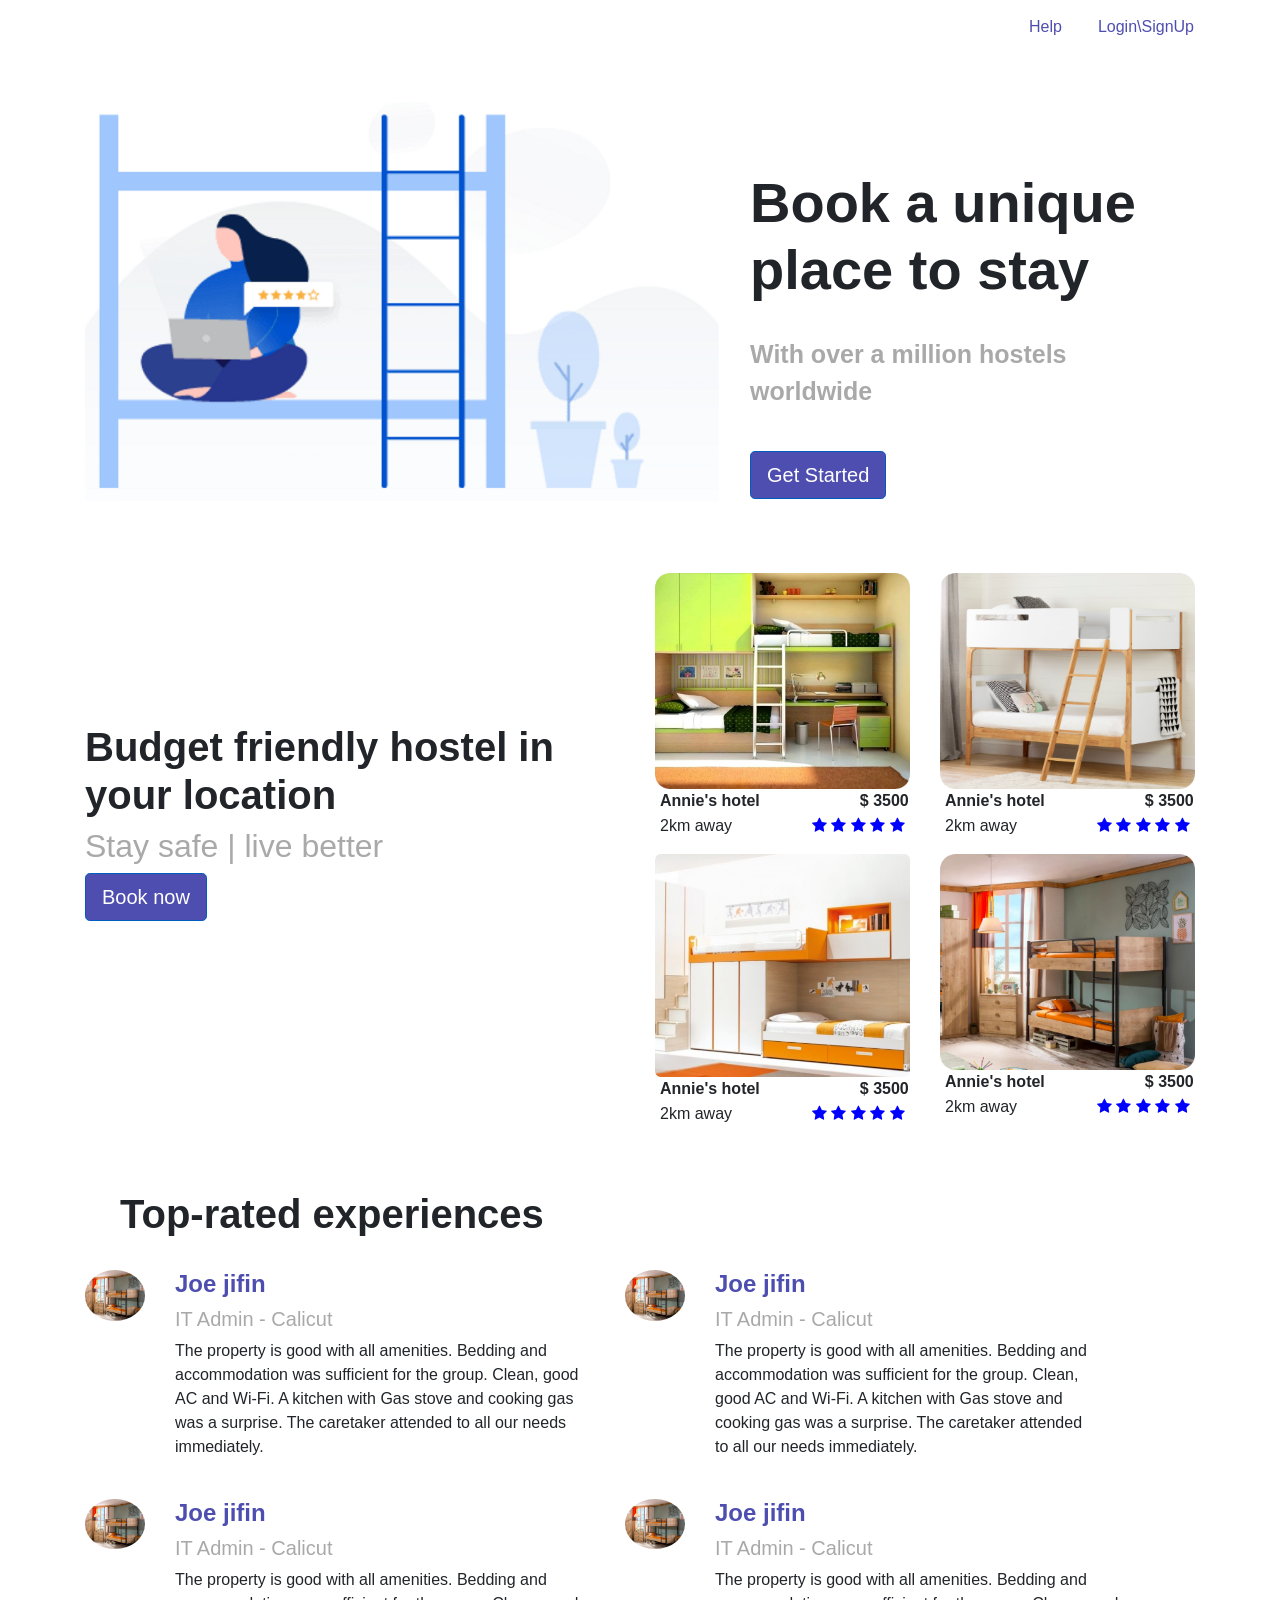
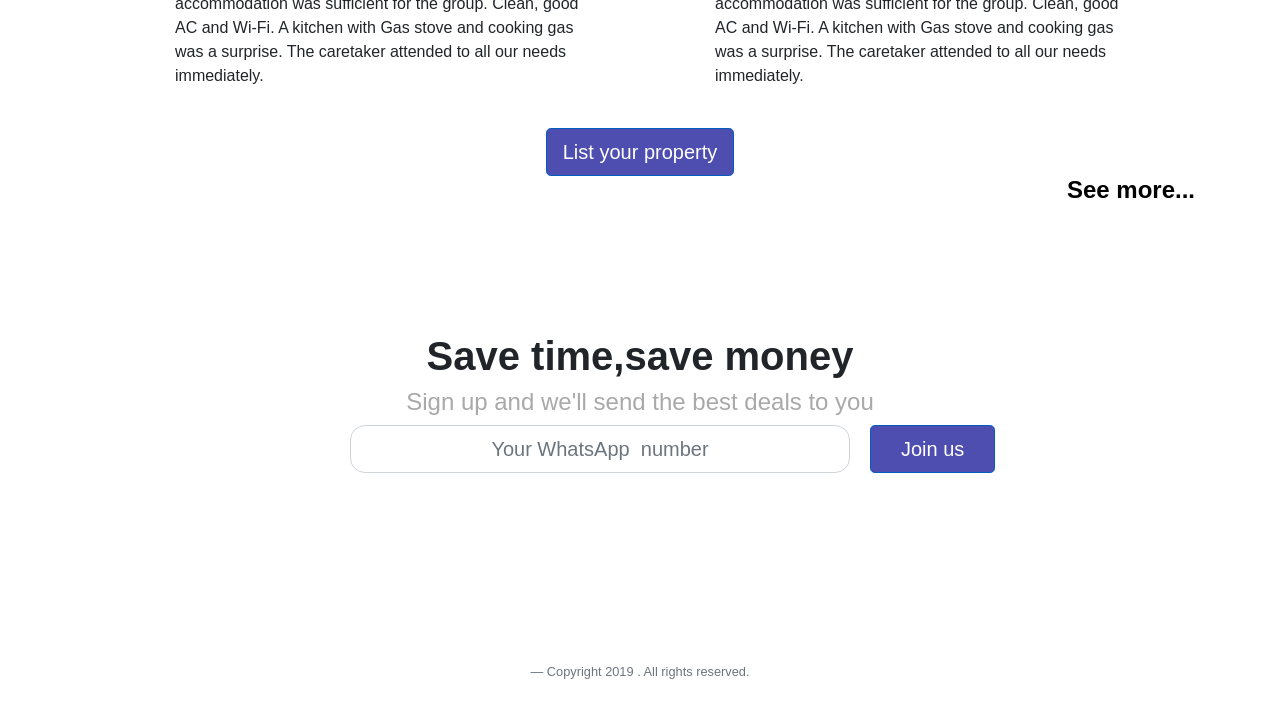
<file: index.html>
<html>
    <head>
        <link rel="stylesheet" href="costom.css">
        <link rel="stylesheet" href="https://maxcdn.bootstrapcdn.com/bootstrap/4.4.1/css/bootstrap.min.css">
        <link rel="stylesheet" href="https://cdnjs.cloudflare.com/ajax/libs/font-awesome/4.7.0/css/font-awesome.min.css">
    </head>
    <body>
    <!--            navigation bar           -->
        <nav class="navbar navbar-expand-sm" style="background-color: white;">
            <ul class="navbar-nav" style="align-items: flex-end;">
                <li class="nav-item">
                    <li class="nav-item">
                        <button type="button" class="btn" style="margin-left: 1000px;color:#4E4EB0 ;">Help</button>
                    </li>
                    <li class="nav-item">
                        <button type="button" class="btn" style="margin-left: 10px;color:#4E4EB0 ">Login\SignUp</button>
                    </li>
                </li>
            </ul>
        </nav>
        <br>
        <br>
        <!--          secssion 1                 -->
        <div class="container">
            <div class="row">
               <div class="col-sm-7">
                   <div style="background-image: url(back.png);">
                       <img class="img-fluid" src="index.png">

                   </div>
               </div>
               <div class="col-sm-5">
                 <h1 class="font-weight-bold display-4 ">
                   <br> Book a unique<br>place to stay
                 </h1><br>
                 <p class="font-weight-bold"style="color: darkgrey;font-size:25px">With over a million hostels worldwide</p><br>
                 <a class="btn btn-lg btn-primary active" style="background-color:#4E4EB0 ;">Get Started</a>
            </div>
        </div>
        <br>
        <br>
        <br>
        <!--           session2    book now             -->
        </div>
        <div class="container">
            <div class="row">
                <div class="col-sm-6">
                        <h1 class="font-weight-bold display-5" style="margin-top: 150px;">Budget friendly hostel in your location</h1>
                        <h2 style="color: darkgrey">Stay safe | live better</h2>
                        <a href="filter.html" class="btn btn-lg btn-primary active" style="background-color:#4E4EB0 ;">Book now</a>
                </div>
                <div class="col-sm-6">
                    <div class="row">
                        <div class="col-sm-6">
                            <div>
                              <img class="img-fluid" src="modern_bunk_beds_modern_bunk_b.png">
                            </div>
                            <div class="row">
                                <div style="margin-left: 20px;">
                                    <p style="font-weight: bold;">Annie's hotel</p>
                                </div>
                                <div style="margin-left: 100px;font-weight: bold;">
                                    <p>$ 3500</p>
                                </div>

                            </div>
                            <div class="row" style="margin-top: -15;">
                                <div style="margin-left: 20px;">
                                    <p>2km away</p>
                                </div>
                                <!--star rating-->
                                <div style="color: blue;margin-left: 80px;">
                                     <span class="fa fa-star checked"></span>
                                     <span class="fa fa-star checked"></span>
                                     <span class="fa fa-star checked"></span>
                                     <span class="fa fa-star"></span>
                                     <span class="fa fa-star"></span>
                                </div>

                            </div>
                        </div>
                        <div class="col-sm-6">
                            <div><img class="img-fluid" src="South_Shore_Bebble_Modern_Bunk.png"></div>
                            <div class="row">
                                <div style="margin-left: 20px;">
                                    <p style="font-weight: bold;">Annie's hotel</p>
                                </div>
                                <div style="margin-left: 100px;font-weight: bold;">
                                    <p>$ 3500</p>
                                </div>

                            </div>
                            <div class="row" style="margin-top: -15;">
                                <div style="margin-left: 20px;">
                                    <p>2km away</p>
                                </div>
                                <div style="color: blue;margin-left: 80px;">
                                     <span class="fa fa-star checked"></span>
                                     <span class="fa fa-star checked"></span>
                                     <span class="fa fa-star checked"></span>
                                     <span class="fa fa-star"></span>
                                     <span class="fa fa-star"></span>
                                </div>

                            </div>
                        </div>

                    </div>
                    <div class="row">
                        <div class="col-sm-6">
                            <div><img class="img-fluid" src="loft_bedroom_set_with_wardrobe.png"></div>
                            <div class="row">
                                <div style="margin-left: 20px;">
                                    <p style="font-weight: bold;">Annie's hotel</p>
                                </div>
                                <div style="margin-left: 100px;font-weight: bold;">
                                    <p>$ 3500</p>
                                </div>

                            </div>
                            <div class="row" style="margin-top: -15;">
                                <div style="margin-left: 20px;">
                                    <p>2km away</p>
                                </div>
                                <div style="color: blue;margin-left: 80px;">
                                     <span class="fa fa-star checked"></span>
                                     <span class="fa fa-star checked"></span>
                                     <span class="fa fa-star checked"></span>
                                     <span class="fa fa-star"></span>
                                     <span class="fa fa-star"></span>
                                </div>

                            </div>
                        </div>
                        <div class="col-sm-6">
                            <div><a href="room.html"><img class="img-fluid" src="download.png"></a></div>
                            <div class="row">
                                <div style="margin-left: 20px;">
                                    <p style="font-weight: bold;">Annie's hotel</p>
                                </div>
                                <div style="margin-left: 100px;font-weight: bold;">
                                    <p>$ 3500</p>
                                </div>

                            </div>
                            <div class="row" style="margin-top: -15;">
                                <div style="margin-left: 20px;">
                                    <p>2km away</p>
                                </div>
                                <div style="color: blue;margin-left: 80px;">
                                     <span class="fa fa-star checked"></span>
                                     <span class="fa fa-star checked"></span>
                                     <span class="fa fa-star checked"></span>
                                     <span class="fa fa-star"></span>
                                     <span class="fa fa-star"></span>
                                </div>

                            </div>
                        </div>
    
                    </div>
                </div>
                
            </div>
        </div>
        <br>
        <br>
        <!--            session3      comments area       -->
        <div>
            <div  style="margin-left: 120px; ">
                <h1 class="font-weight-bold display-5 ">Top-rated experiences</h1>

            </div>
            <br>
            <div class="container">
                <div  class="row">
                    <div class="row col-sm-6">
                        <div class="col-sm-2">
                            <img src="download.png" style="width:59.72px; widows:50px;"  class=" rounded-circle">

                        </div>
                        <div class="col-sm-10">
                              <h4 class="font-weight-bold" style="color: #4E4EB0;">Joe jifin</h4>
                              <h5 style="color: darkgray;">IT Admin - Calicut</h5>
                              <p>The property is good with all amenities. Bedding  and accommodation was sufficient for the group. Clean, good AC and Wi-Fi. A kitchen with Gas stove and cooking gas was a surprise. The caretaker  attended to all our needs immediately. </p>
                              <br>
                        </div>
                    </div>
                    <div class="row col-sm-6">
                        <div class="col-sm-2">
                            <img src="download.png" style="width:59.72px; widows:50px;"  class="rounded-circle">

                        </div>
                        <div class="col-sm-9">
                              <h4 class="font-weight-bold" style="color: #4E4EB0;">Joe jifin</h4>
                              <h5 style="color: darkgray;">IT Admin - Calicut</h5>
                              <p>The property is good with all amenities. Bedding  and accommodation was sufficient for the group. Clean, good AC and Wi-Fi. A kitchen with Gas stove and cooking gas was a surprise. The caretaker  attended to all our needs immediately. </p>
                              <br>
                        </div>
                    </div>

                </div>
                <div  class="row">
                    <div class="row col-sm-6">
                        <div class="col-sm-2">
                            <img src="download.png" style="width:59.72px; widows:50px;"  class=" rounded-circle">

                        </div>
                        <div class="col-sm-10">
                              <h4 class="font-weight-bold" style="color: #4E4EB0;">Joe jifin</h4>
                              <h5 style="color: darkgray;">IT Admin - Calicut</h5>
                              <p>The property is good with all amenities. Bedding  and accommodation was sufficient for the group. Clean, good AC and Wi-Fi. A kitchen with Gas stove and cooking gas was a surprise. The caretaker  attended to all our needs immediately. </p>
                              <br>
                        </div>
                    </div>
                    <div class="row col-sm-6">
                        <div class="col-sm-2">
                            <img src="download.png" style="width:59.72px; widows:50px;"  class="rounded-circle">

                        </div>
                        <div class="col-sm-10">
                              <h4 class="font-weight-bold" style="color: #4E4EB0;">Joe jifin</h4>
                              <h5 style="color: darkgray;">IT Admin - Calicut</h5>
                              <p>The property is good with all amenities. Bedding  and accommodation was sufficient for the group. Clean, good AC and Wi-Fi. A kitchen with Gas stove and cooking gas was a surprise. The caretaker  attended to all our needs immediately. </p>
                              
                              <br>
                        </div>
                        
                    </div>
                    <div class="container text-center">
                        <a class="btn btn-lg btn-primary active" style="background-color:#4E4EB0 ;">List your property</a>
                        <a href="#"> <h4 class="font-weight-bold" style="text-align:right;color: black;">See more...</h4></a>
                    </div>
                </div>
            </div>
        </div>
        <!---              session 4          join us -->
        <div class="container text-center" style="min-height: 200px;">
            <h1 class="font-size:100px font-weight-bold " style="padding-top: 120px;">Save time,save money</h1>
            <h4 style="color: darkgray;">Sign up and we'll send the best deals to you</h4>
            <div class="row container" style="padding-left:280px;">
               <input type="text" class="form-control form-control-lg" placeholder="Your WhatsApp  number" style="max-width: 500px;text-align: center;border-radius:15px;">
               <a class="btn btn-lg btn-primary active" style="background-color:#4E4EB0 ;margin-left: 20px;padding-left: 30px;padding-right: 30px;">Join us</a>
            </div>
            <footer class="blockquote-footer" style="margin-top:5cm;">Copyright 2019 . All rights reserved.</footer>
        </div>
        <br>

    </body>
</html>
</file>
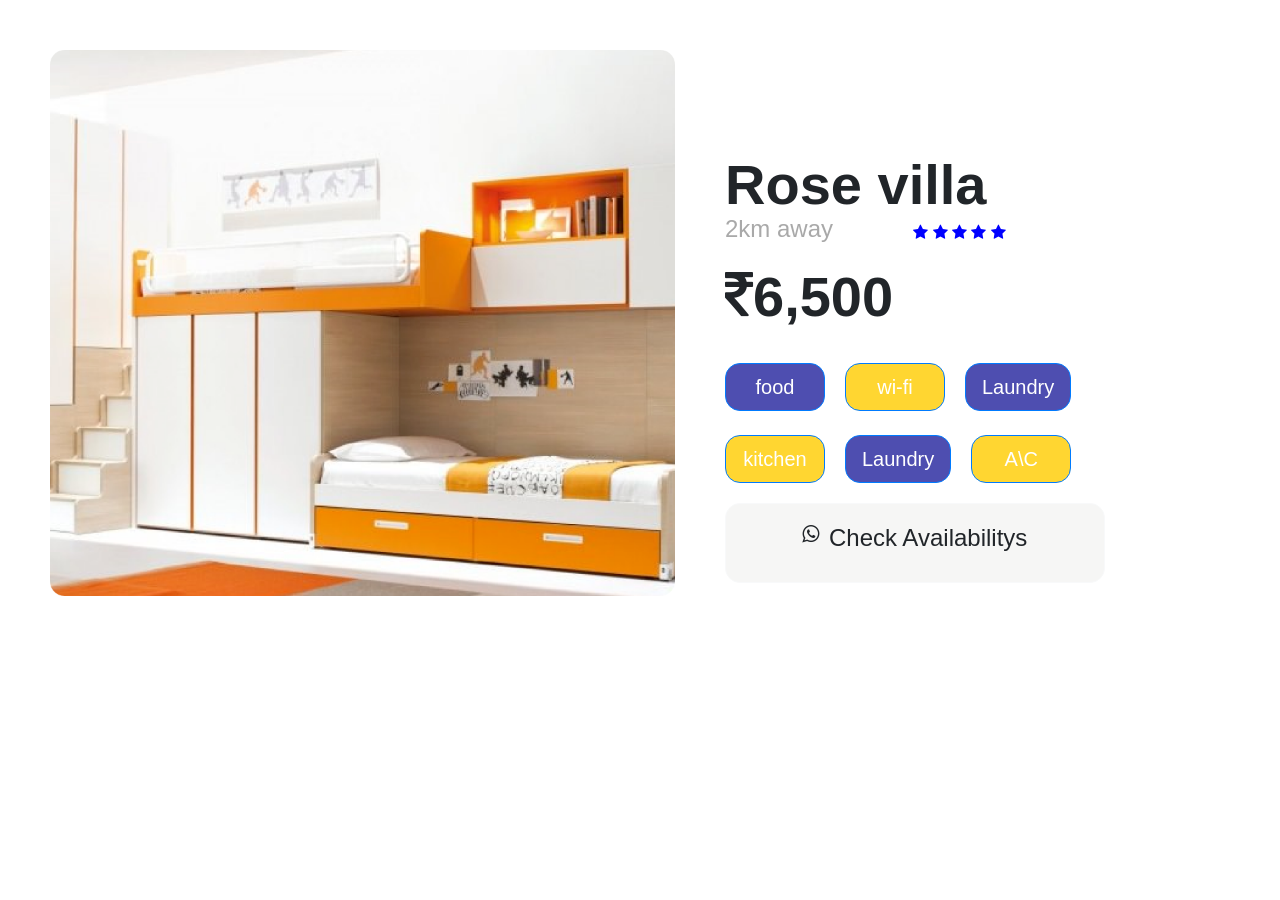
<file: room.html>
<html>
    <head>
        <link rel="stylesheet" href="costom.css">
        <link rel="stylesheet" href="https://maxcdn.bootstrapcdn.com/bootstrap/4.4.1/css/bootstrap.min.css">
        <link rel="stylesheet" href="https://cdnjs.cloudflare.com/ajax/libs/font-awesome/4.7.0/css/font-awesome.min.css">
    </head>
    <body>
        <div class="row">
            <div class="col-sm-6"><img class="img-fluid" src="loft_bedroom_set_with_wardrobe@2x.png" style="margin-top: 50px;margin-left: 50px;"></div>
            <div class="col-sm-6">
             <div style="margin-top:4cm;">
               <h1 class="font-weight-bold display-4 " style="margin-left: 70px;">Rose villa</h1>
             </div>
             <div class="row" style="margin-top: -15;margin-left: 50px;">
                <div style="margin-left: 20px;">
                    <p style="color: darkgray;font-size:x-large;">2km away</p>
                </div>
                <div style="color: blue;margin-left: 80px;margin-top: 10px;">
                     <span class="fa fa-star checked"></span>
                     <span class="fa fa-star checked"></span>
                     <span class="fa fa-star checked"></span>
                     <span class="fa fa-star"></span>
                     <span class="fa fa-star"></span>
                </div>
             </div>
             <div>
                <h1 class="font-weight-bold display-4 " style="margin-left: 70px;"><i class="fa fa-rupee"></i>6,500</h1>
              </div>
              <br>
              <div class="row" style="margin-left: 20px;">
                <button id="filterbutton2" class="btn btn-primary btn-lg" style="background-color: #4E4EB0;min-width: 100px;margin-left: 50px;border-radius: 15px;" onclick="chgcol2()">food</button>
                <button id="filterbutton3" class="btn btn-primary btn-lg" style="background-color: #FFD631;min-width: 100px;margin-left: 20px;border-radius: 15px;" onclick="chgcol3()">wi-fi</button>
                <button id="filterbutton6" class="btn btn-primary btn-lg" style="background-color: #4E4EB0;min-width: 100px;margin-left: 20px;border-radius: 15px;" onclick="chgcol6()">Laundry</button>
              </div> 
              <br>
              <div class="row" style="margin-left: 20px;">
                <button id="filterbutton5" class="btn btn-primary btn-lg" style="background-color: #FFD631;min-width: 100px;margin-left: 50px;border-radius: 15px;" onclick="chgcol5()">kitchen</button>
                <button id="filterbutton6" class="btn btn-primary btn-lg" style="background-color: #4E4EB0;min-width: 100px;margin-left: 20px;border-radius: 15px;" onclick="chgcol6()">Laundry</button>
                <button id="filterbutton7" class="btn btn-primary btn-lg" style="background-color: #FFD631;min-width: 100px;margin-left: 20px;border-radius: 15px;" onclick="chgcol7()">A\C</button>
              </div>
              <div style="margin-left: 20px;margin-top: 20px;">
                  <button class="btn btn-light btn-lg" style="margin-left: 50px; background-color:#F6F6F5;width:380px;height: 80px;border-radius: 15px;"><div class="row" style="margin-left:60px;"><i class="fa fa-whatsapp"></i><h4 style="margin-left: 10px;">Check  Availabilitys</h4></div></button>
              </div>
            </div>
        </div>
    </div>
    </body>
</html>
</file>
<file: costom.css>
.row2-cols-sm-6>* {
    -ms-flex: 0 0 16.666667%;
    flex: 0 0 16.666667%;
    max-width: 16.666667%;
    margin-top: -15;
}
</file>
